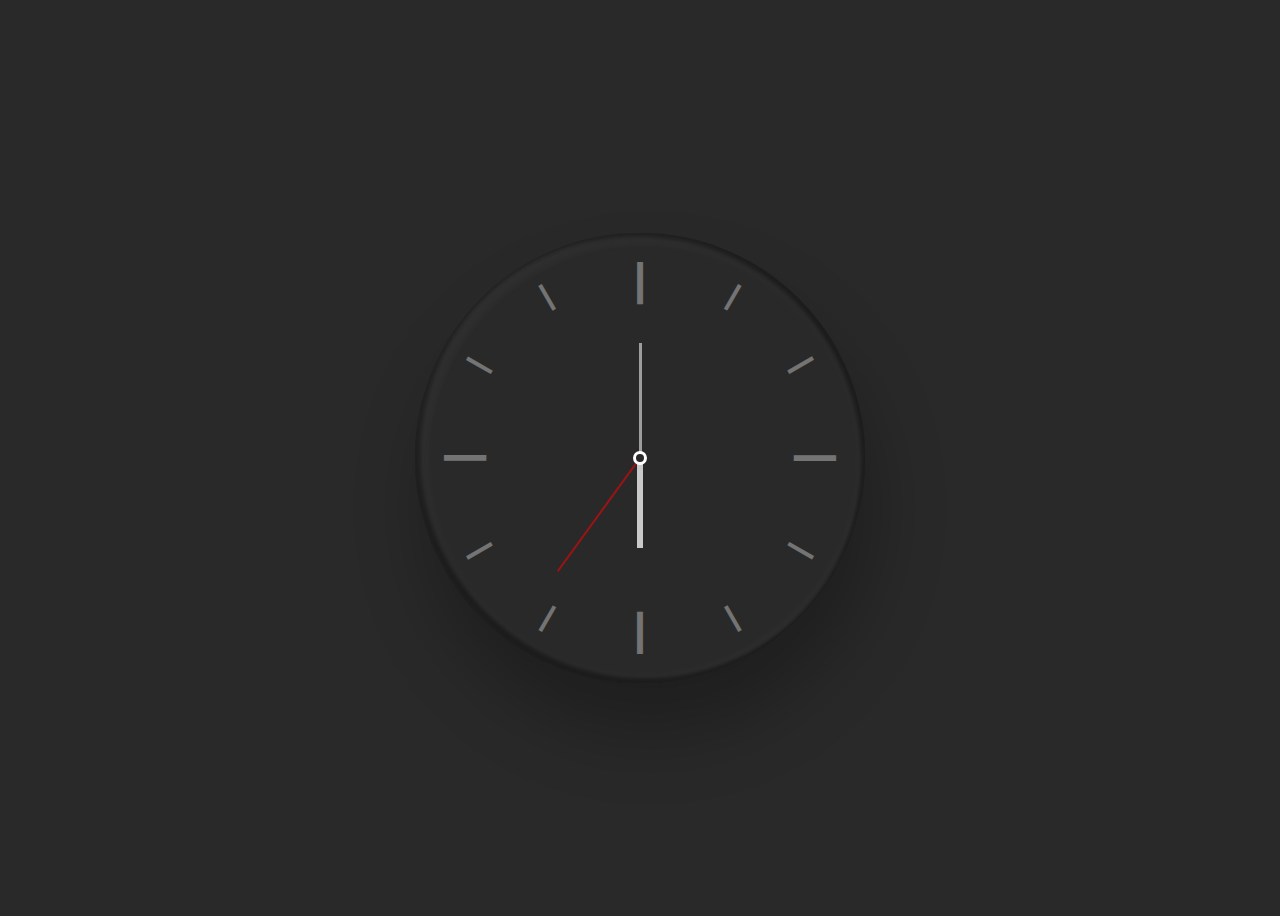
<file: Task/index.html>
<!DOCTYPE html>
<html lang="en">
<head>
    <meta charset="UTF-8">
    <meta http-equiv="X-UA-Compatible" content="IE=edge">
    <meta name="viewport" content="width=device-width, initial-scale=1.0">
    <!-- Title -->
    <title>O'clock</title>
    <!-- Scss -->
    <link rel="stylesheet" href="sass/style.css">
    <!-- JS -->
    <script defer="defer" src="js/script.js"></script>
</head>
<body>
    
    <div class="container">
        <div class="clock">
            <div class="circle" id="sc"></div>
            <div class="circle circle2" id="mn"></div>
            <div class="circle circle3" id="hr"></div>

            <span style="--i:1"><b>|</b></span>
            <span style="--i:2"><b>|</b></span>
            <span style="--i:3" class="big deg1"><b>|</b></span>
            <span style="--i:4"><b>|</b></span>
            <span style="--i:5"><b>|</b></span>
            <span style="--i:6" class="big deg2"><b>|</b></span>
            <span style="--i:7"><b>|</b></span>
            <span style="--i:8"><b>|</b></span>
            <span style="--i:9" class="big deg3"><b>|</b></span>
            <span style="--i:10"><b>|</b></span>
            <span style="--i:11"><b>|</b></span>
            <span style="--i:12" class="big"><b>|</b></span>
        </div>
    </div>



</body>
</html>
</file>
<file: Task/sass/style.css>
body {
  height: 100vh;
  display: flex;
  justify-content: center;
  align-items: center;
  background-color: #292929;
  font-family: Arial, Helvetica, sans-serif;
}
body * {
  margin: 0;
  padding: 0;
  box-sizing: border-box;
}
body .container .clock {
  position: relative;
  width: 450px;
  height: 450px;
  background-color: #292929;
  border-radius: 50%;
  box-shadow: 10px 50px 70px rgba(0, 0, 0, 0.25), inset 5px 5px 10px rgba(0, 0, 0, 0.25), inset 3px 2px 15px rgba(255, 255, 255, 0.2), inset 5px -4px 5px rgba(0, 0, 0, 0.75), inset -3px 3px 5px rgba(0, 0, 0, 0.75);
  display: flex;
  justify-content: center;
  align-items: center;
}
body .container .clock::before {
  content: "";
  position: absolute;
  width: 8px;
  height: 8px;
  background-color: #292929;
  border-radius: 50%;
  border: 3px solid #fff;
  z-index: 9;
}
body .container .clock span {
  position: absolute;
  text-align: center;
  inset: 20px;
  transform: rotate(calc(30deg * var(--i)));
}
body .container .clock span b {
  color: #fff;
  opacity: 0.35;
  font-size: 30px;
  font-weight: 800;
  display: inline-block;
}
body .container .clock .big b {
  font-size: 45px;
  font-weight: 900;
  font-family: Verdana, Geneva, Tahoma, sans-serif;
}
body .container .clock .circle {
  width: 280px;
  height: 280px;
  position: absolute;
  border-radius: 50%;
  display: flex;
  justify-content: center;
}
body .container .clock .circle::before {
  content: "";
  width: 2px;
  height: 50%;
  position: absolute;
  background-color: #ff0000;
  opacity: 0.55;
  transform-origin: bottom;
}
body .container .clock .circle2 {
  width: 230px;
  height: 230px;
  transform: rotate(50deg);
}
body .container .clock .circle2::before {
  width: 3px;
  background-color: #fff;
}
body .container .clock .circle3 {
  width: 180px;
  height: 180px;
  transform: rotate(120deg);
}
body .container .clock .circle3::before {
  width: 6px;
  background-color: #fff;
  opacity: 0.75;
}/*# sourceMappingURL=style.css.map */
</file>
